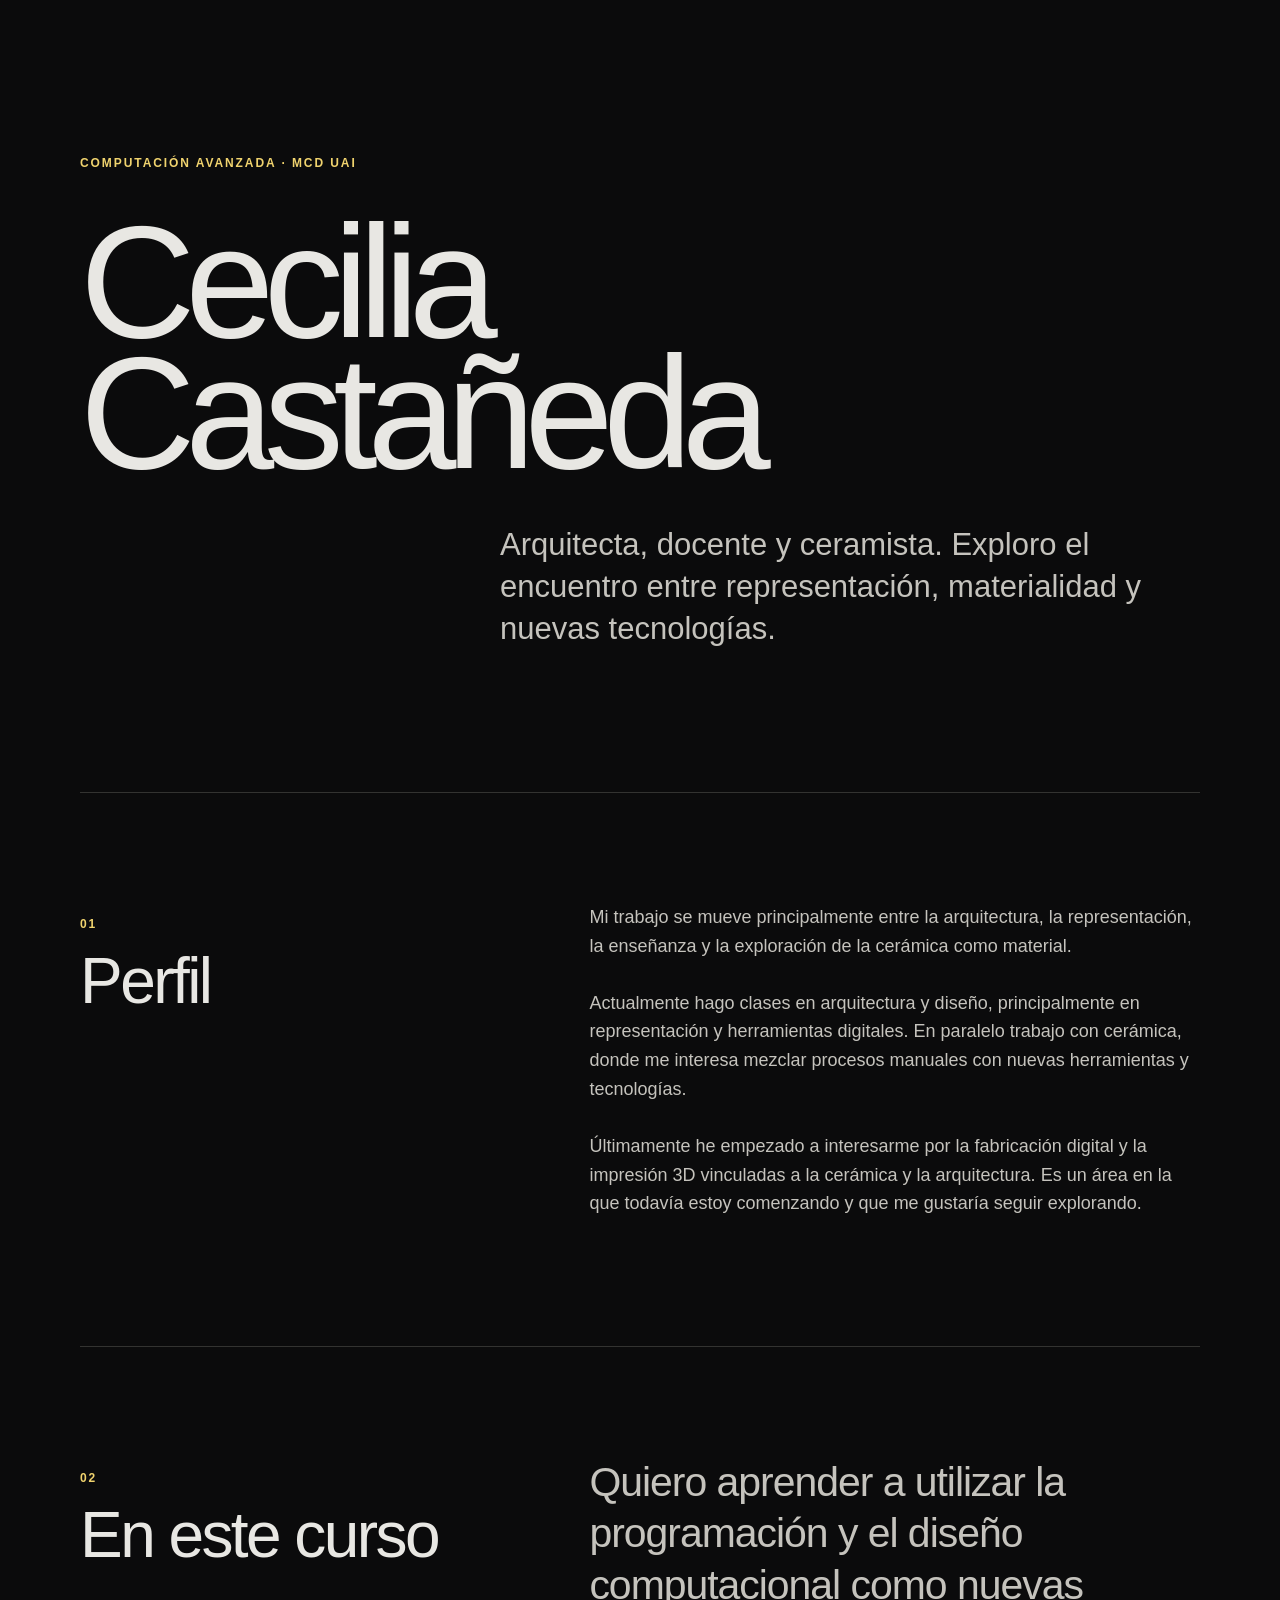
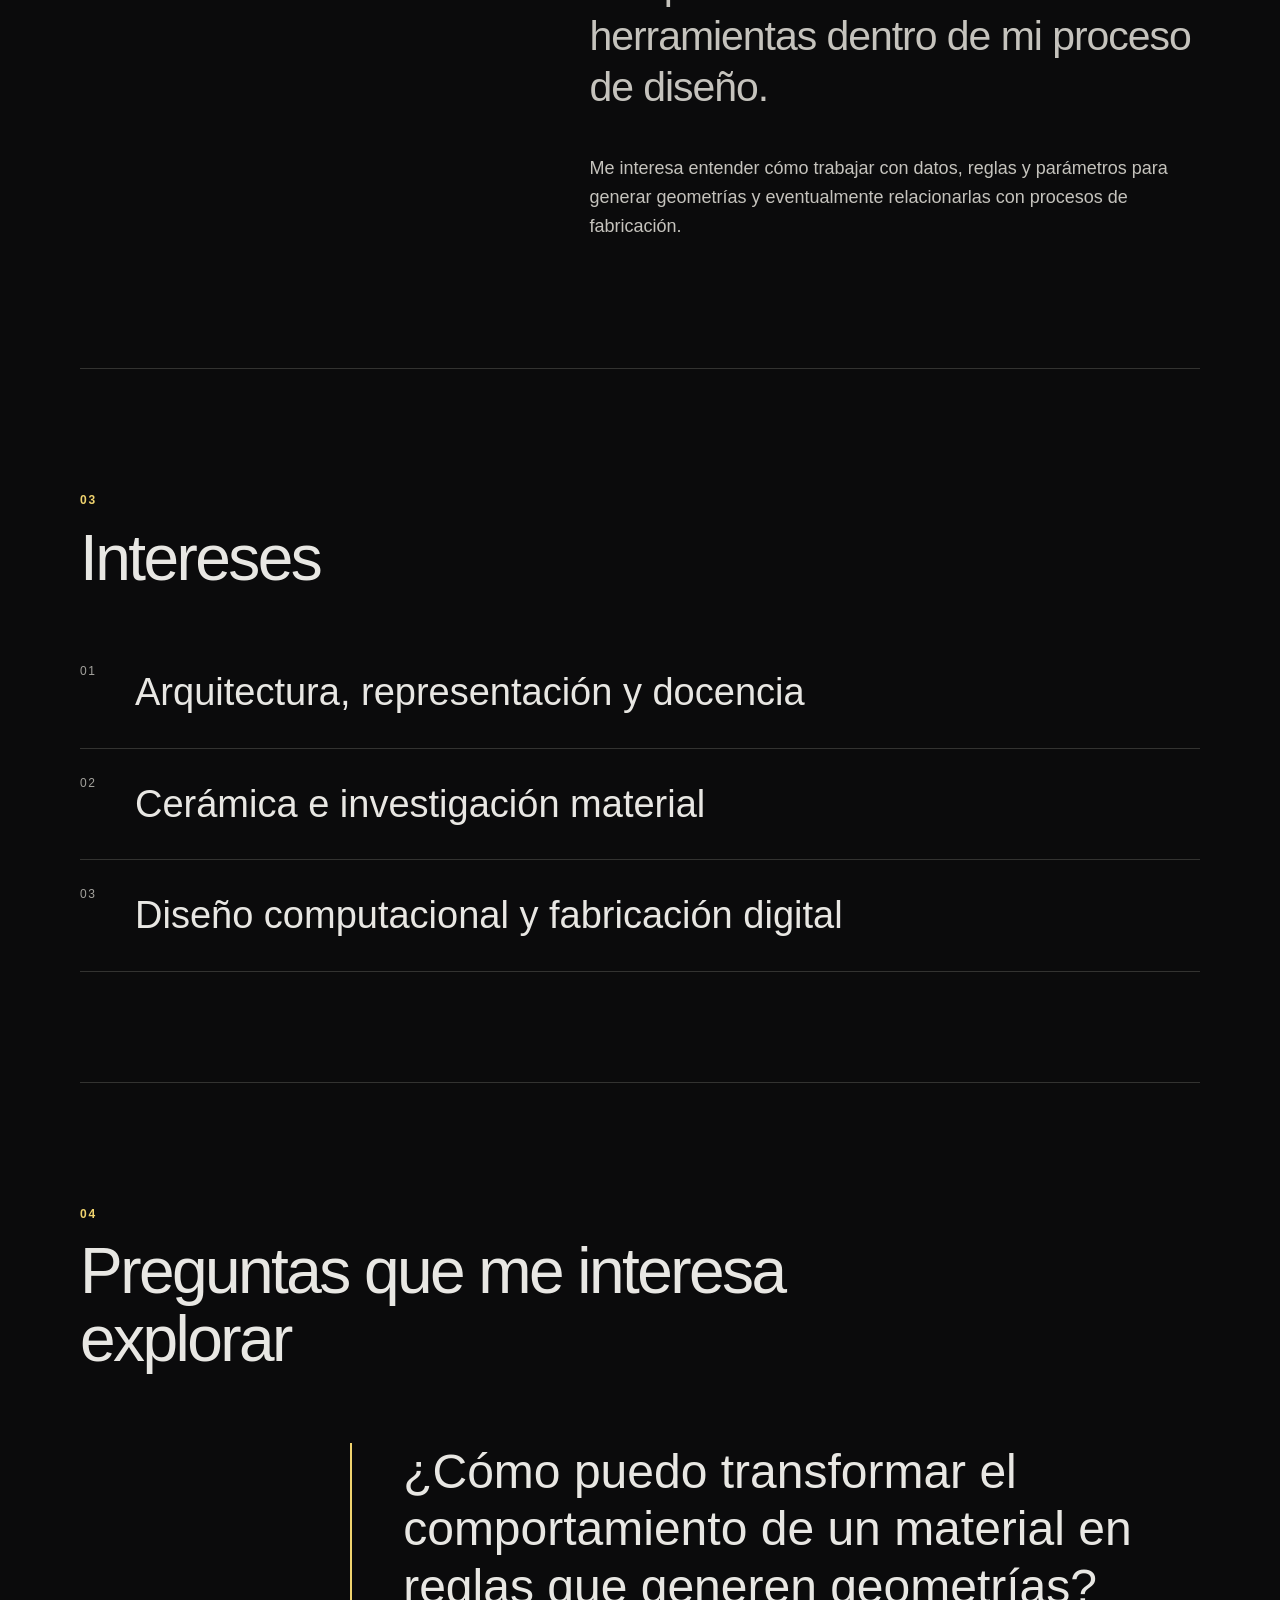
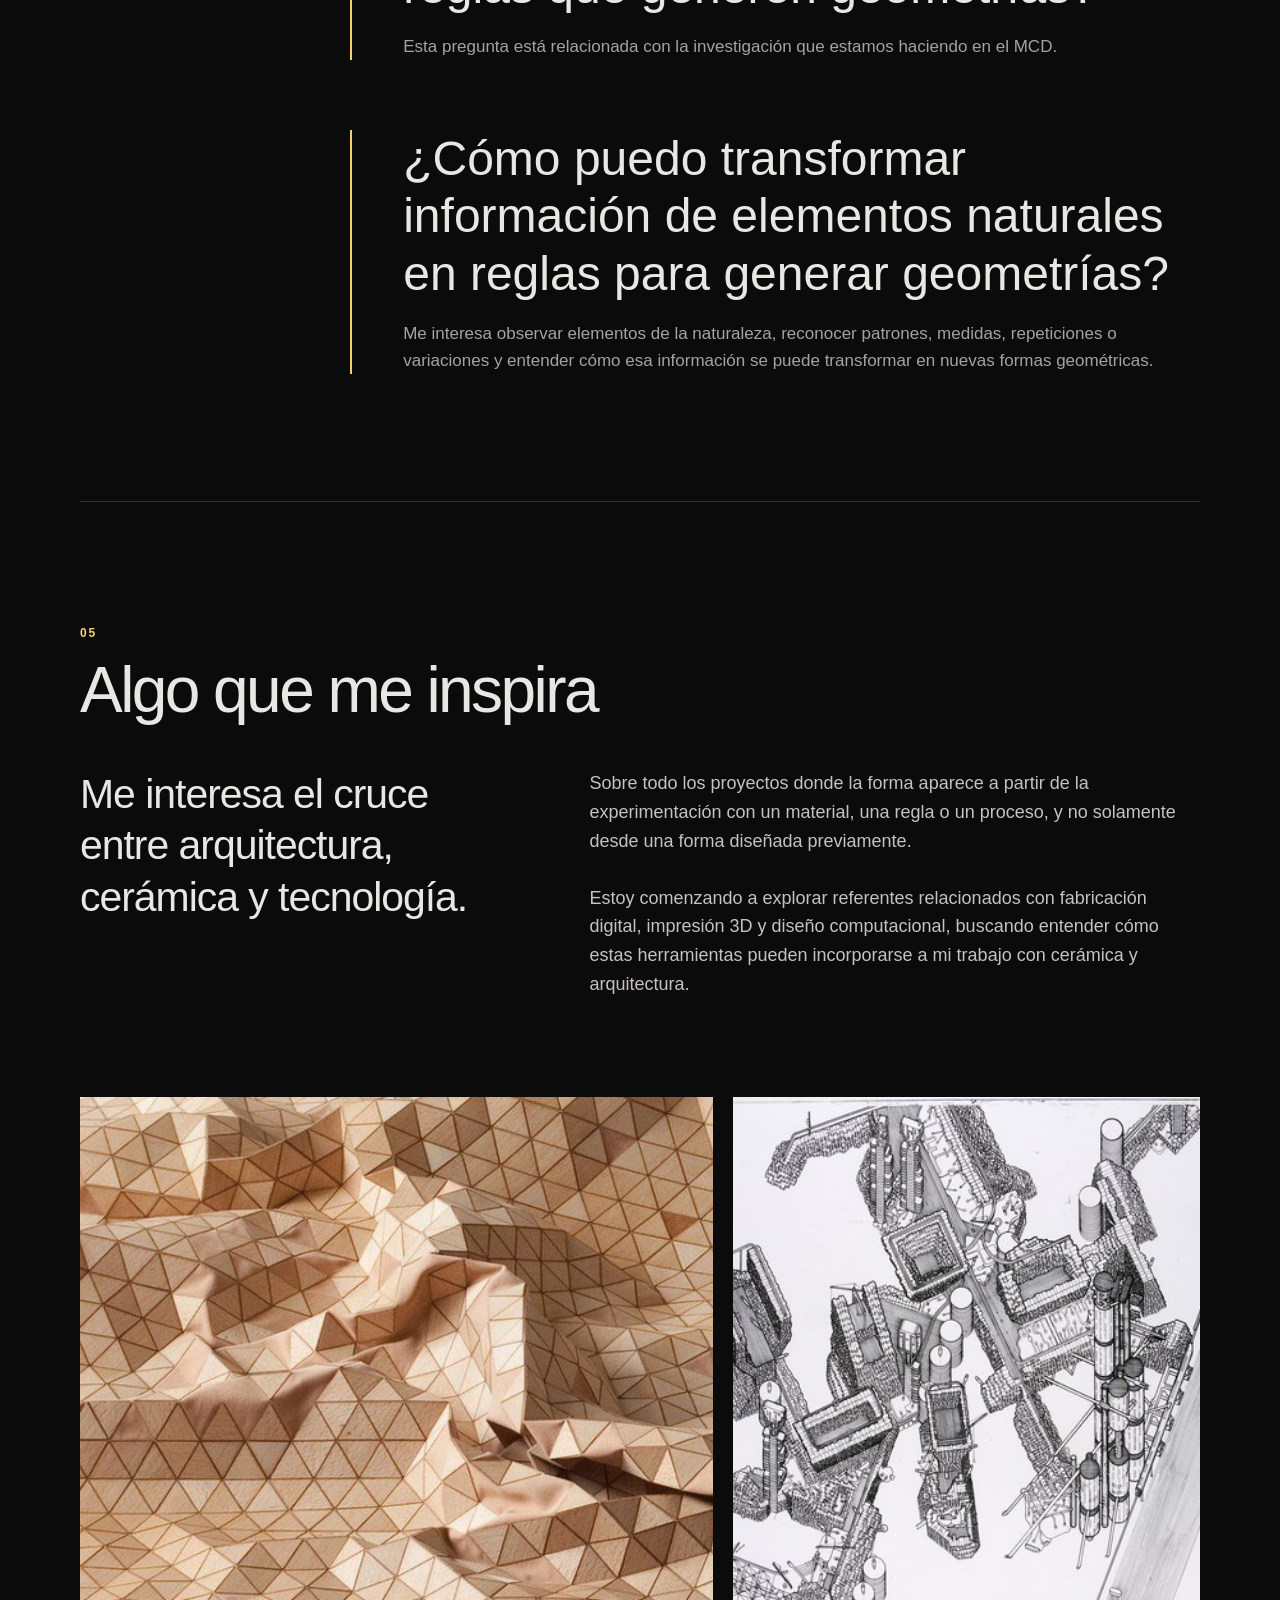
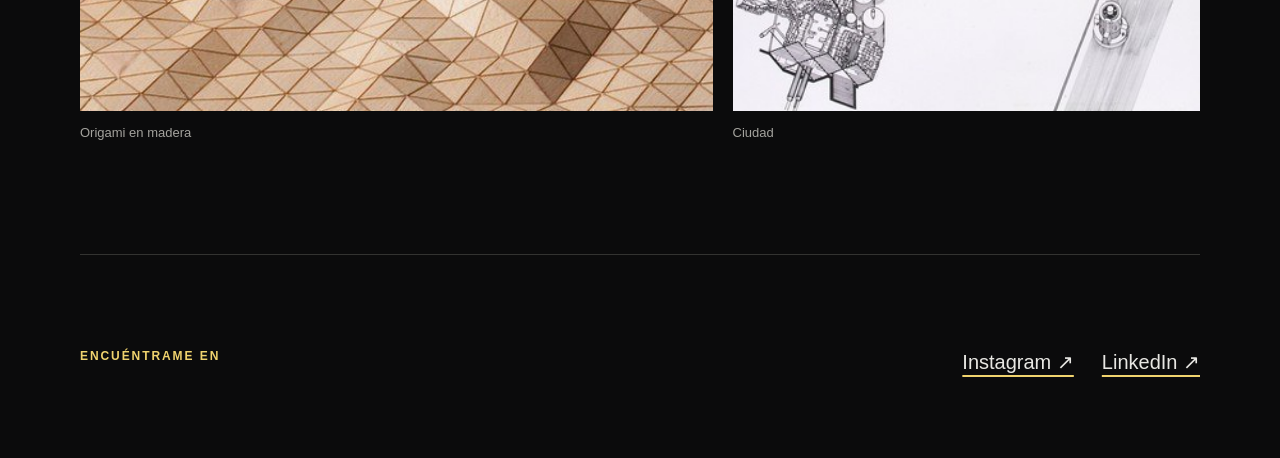
<file: about/index.html>
<!doctype html>
<html lang="es">
<head>
  <meta charset="utf-8">
  <meta name="viewport" content="width=device-width, initial-scale=1">
  <meta name="description" content="Perfil de Cecilia Castañeda para Computación Avanzada, MCD UAI.">
  <title>Cecilia Castañeda — Computación Avanzada</title>
  <link rel="stylesheet" href="./styles.css">
</head>
<body>
  <main class="page">
    <header class="hero">
      <p class="eyebrow">COMPUTACIÓN AVANZADA · MCD UAI</p>
      <h1>Cecilia<br>Castañeda</h1>
      <p class="lead">Arquitecta, docente y ceramista. Exploro el encuentro entre representación, materialidad y nuevas tecnologías.</p>
    </header>

    <section class="section two-columns" aria-labelledby="perfil">
      <div>
        <p class="section-number">01</p>
        <h2 id="perfil">Perfil</h2>
      </div>
      <div class="content">
        <p>Mi trabajo se mueve principalmente entre la arquitectura, la representación, la enseñanza y la exploración de la cerámica como material.</p>
        <p>Actualmente hago clases en arquitectura y diseño, principalmente en representación y herramientas digitales. En paralelo trabajo con cerámica, donde me interesa mezclar procesos manuales con nuevas herramientas y tecnologías.</p>
        <p>Últimamente he empezado a interesarme por la fabricación digital y la impresión 3D vinculadas a la cerámica y la arquitectura. Es un área en la que todavía estoy comenzando y que me gustaría seguir explorando.</p>
      </div>
    </section>

    <section class="section two-columns" aria-labelledby="curso">
      <div>
        <p class="section-number">02</p>
        <h2 id="curso">En este curso</h2>
      </div>
      <div class="content">
        <p class="statement">Quiero aprender a utilizar la programación y el diseño computacional como nuevas herramientas dentro de mi proceso de diseño.</p>
        <p>Me interesa entender cómo trabajar con datos, reglas y parámetros para generar geometrías y eventualmente relacionarlas con procesos de fabricación.</p>
      </div>
    </section>

    <section class="section" aria-labelledby="intereses">
      <p class="section-number">03</p>
      <h2 id="intereses">Intereses</h2>
      <ul class="interest-list">
        <li>Arquitectura, representación y docencia</li>
        <li>Cerámica e investigación material</li>
        <li>Diseño computacional y fabricación digital</li>
      </ul>
    </section>

    <section class="section questions" aria-labelledby="preguntas">
      <p class="section-number">04</p>
      <h2 id="preguntas">Preguntas que me interesa explorar</h2>
      <article>
        <p class="question">¿Cómo puedo transformar el comportamiento de un material en reglas que generen geometrías?</p>
        <p>Esta pregunta está relacionada con la investigación que estamos haciendo en el MCD.</p>
      </article>
      <article>
        <p class="question">¿Cómo puedo transformar información de elementos naturales en reglas para generar geometrías?</p>
        <p>Me interesa observar elementos de la naturaleza, reconocer patrones, medidas, repeticiones o variaciones y entender cómo esa información se puede transformar en nuevas formas geométricas.</p>
      </article>
    </section>

    <section class="section" aria-labelledby="inspiracion">
      <p class="section-number">05</p>
      <h2 id="inspiracion">Algo que me inspira</h2>
      <div class="intro-grid">
        <p class="statement">Me interesa el cruce entre arquitectura, cerámica y tecnología.</p>
        <div class="content">
          <p>Sobre todo los proyectos donde la forma aparece a partir de la experimentación con un material, una regla o un proceso, y no solamente desde una forma diseñada previamente.</p>
          <p>Estoy comenzando a explorar referentes relacionados con fabricación digital, impresión 3D y diseño computacional, buscando entender cómo estas herramientas pueden incorporarse a mi trabajo con cerámica y arquitectura.</p>
        </div>
      </div>
      <div class="gallery">
        <figure>
          <img src="../assets/images/origamienmadera.jpg" alt="Estructura geométrica de origami construida en madera" loading="lazy">
          <figcaption>Origami en madera</figcaption>
        </figure>
        <figure>
          <img src="../assets/images/City.jpg" alt="Composición visual de una ciudad" loading="lazy">
          <figcaption>Ciudad</figcaption>
        </figure>
      </div>
    </section>

    <footer class="footer">
      <p class="eyebrow">ENCUÉNTRAME EN</p>
      <nav aria-label="Redes sociales">
        <a href="https://www.instagram.com/c_castaneda/" target="_blank" rel="noopener noreferrer">Instagram ↗</a>
        <a href="https://www.linkedin.com/in/cecilia-casta%C3%B1eda-2848aa111/" target="_blank" rel="noopener noreferrer">LinkedIn ↗</a>
      </nav>
    </footer>
  </main>
</body>
</html>
</file>
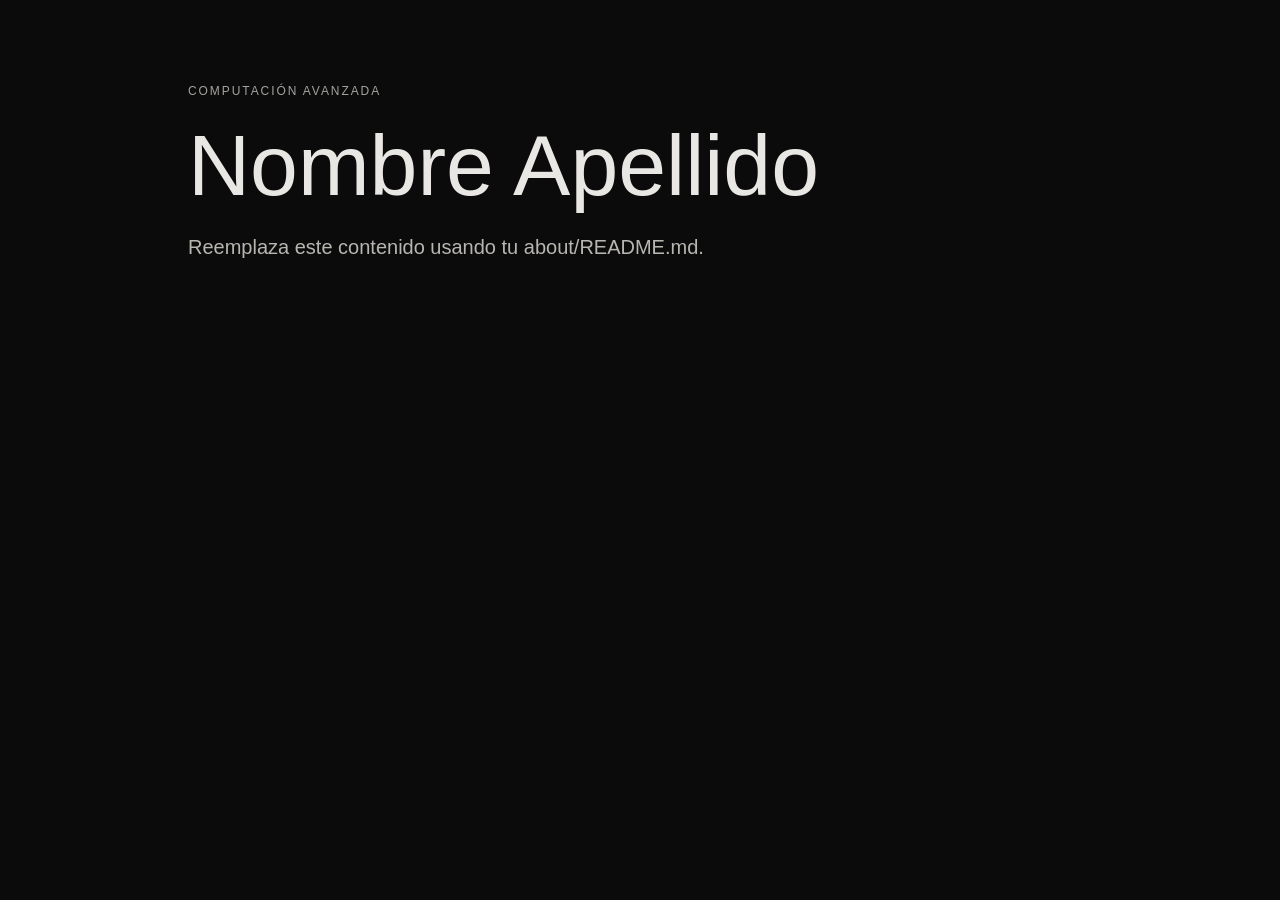
<file: templates/site-basic/index.html>
<!doctype html>
<html lang="es">
<head>
  <meta charset="utf-8">
  <meta name="viewport" content="width=device-width, initial-scale=1">
  <title>Computación Avanzada - About</title>
  <link rel="stylesheet" href="styles.css">
</head>
<body>
  <main class="page">
    <p class="eyebrow">COMPUTACIÓN AVANZADA</p>
    <h1>Nombre Apellido</h1>
    <p class="lead">Reemplaza este contenido usando tu about/README.md.</p>
  </main>
</body>
</html>
</file>
<file: about/styles.css>
:root {
  --background: #0b0b0c;
  --surface: #151516;
  --text: #e8e7e3;
  --muted: #a4a39e;
  --accent: #f0d36e;
  --line: #333331;
}

* { box-sizing: border-box; }

html { scroll-behavior: smooth; }

body {
  margin: 0;
  background: var(--background);
  color: var(--text);
  font-family: Arial, Helvetica, sans-serif;
  line-height: 1.6;
}

.page {
  width: min(1120px, calc(100% - 56px));
  margin: 0 auto;
}

.hero {
  min-height: 88vh;
  display: flex;
  flex-direction: column;
  justify-content: center;
  padding: 72px 0;
}

.eyebrow, .section-number {
  color: var(--accent);
  font-size: 12px;
  font-weight: 700;
  letter-spacing: .16em;
}

h1 {
  max-width: 920px;
  margin: 30px 0;
  font-size: clamp(64px, 13vw, 160px);
  font-weight: 500;
  letter-spacing: -.065em;
  line-height: .82;
}

.lead {
  max-width: 700px;
  margin: 16px 0 0 auto;
  color: #c5c3bd;
  font-size: clamp(20px, 2.5vw, 31px);
  line-height: 1.35;
}

.section {
  padding: 110px 0;
  border-top: 1px solid var(--line);
}

.two-columns, .intro-grid {
  display: grid;
  grid-template-columns: minmax(240px, .8fr) minmax(300px, 1.2fr);
  gap: clamp(40px, 8vw, 120px);
}

h2 {
  max-width: 850px;
  margin: 14px 0 45px;
  font-size: clamp(34px, 5vw, 66px);
  font-weight: 500;
  letter-spacing: -.04em;
  line-height: 1.05;
}

.content { color: #c5c3bd; font-size: 18px; }
.content p:first-child { margin-top: 0; }
.content p + p { margin-top: 28px; }

.statement {
  margin-top: 0;
  font-size: clamp(26px, 3.2vw, 43px);
  letter-spacing: -.025em;
  line-height: 1.25;
}

.interest-list {
  margin: 30px 0 0;
  padding: 0;
  list-style: none;
  counter-reset: interests;
}

.interest-list li {
  display: grid;
  grid-template-columns: 55px 1fr;
  padding: 25px 0;
  border-bottom: 1px solid var(--line);
  font-size: clamp(22px, 3vw, 38px);
  counter-increment: interests;
}

.interest-list li::before {
  content: "0" counter(interests);
  color: var(--muted);
  font-size: 12px;
  letter-spacing: .12em;
}

.questions article {
  max-width: 850px;
  margin: 70px 0 0 auto;
  padding-left: clamp(20px, 4vw, 55px);
  border-left: 2px solid var(--accent);
}

.question {
  margin: 0;
  font-size: clamp(27px, 4vw, 48px);
  line-height: 1.2;
}

.questions article > p:last-child { color: var(--muted); font-size: 17px; }

.gallery {
  display: grid;
  grid-template-columns: 1.15fr .85fr;
  gap: 20px;
  margin-top: 80px;
}

figure { margin: 0; }
img { display: block; width: 100%; height: clamp(330px, 48vw, 620px); object-fit: cover; }
figcaption { padding-top: 12px; color: var(--muted); font-size: 13px; }

.footer {
  display: flex;
  justify-content: space-between;
  align-items: flex-end;
  gap: 30px;
  padding: 80px 0;
  border-top: 1px solid var(--line);
}

.footer nav { display: flex; gap: 28px; }
a { color: var(--text); font-size: 20px; text-decoration-color: var(--accent); text-underline-offset: 6px; }
a:hover, a:focus-visible { color: var(--accent); }

@media (max-width: 700px) {
  .page { width: min(100% - 36px, 1120px); }
  .hero { min-height: 80vh; padding: 48px 0; }
  .section { padding: 72px 0; }
  .two-columns, .intro-grid, .gallery { grid-template-columns: 1fr; gap: 30px; }
  h2 { margin-bottom: 30px; }
  .lead { margin-left: 0; }
  .gallery { margin-top: 55px; }
  img { height: min(105vw, 520px); }
  .footer { align-items: flex-start; flex-direction: column; }
  .footer nav { flex-direction: column; gap: 15px; }
}

@media (prefers-reduced-motion: reduce) {
  html { scroll-behavior: auto; }
}
</file>
<file: templates/site-basic/styles.css>
*{box-sizing:border-box}body{margin:0;background:#0b0b0c;color:#e8e7e3;font-family:Arial,Helvetica,sans-serif}.page{max-width:960px;margin:0 auto;padding:72px 28px}.eyebrow{font-size:12px;letter-spacing:.16em;color:#a4a39e}.lead{font-size:20px;line-height:1.5;color:#b8b6b0}h1{font-size:clamp(42px,8vw,86px);font-weight:500;line-height:1;margin:24px 0}a{color:#f0d36e}
</file>
